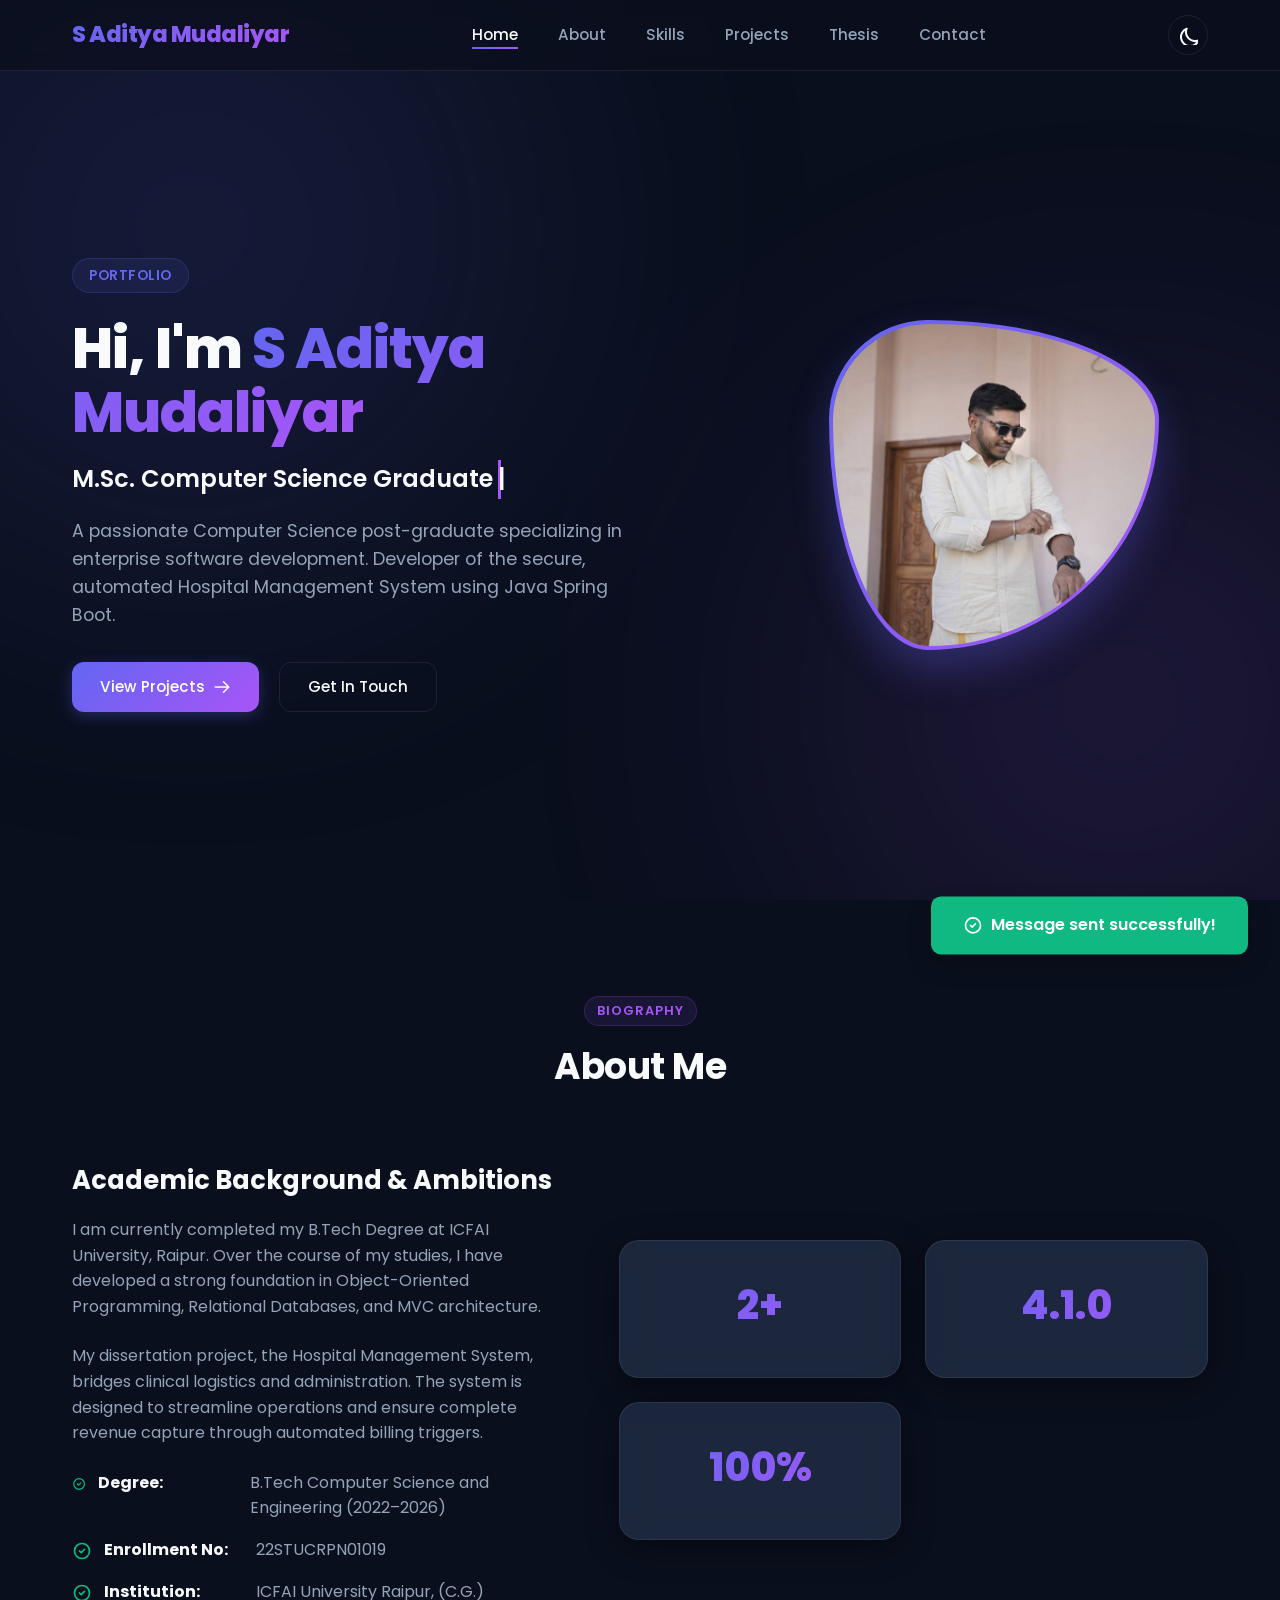
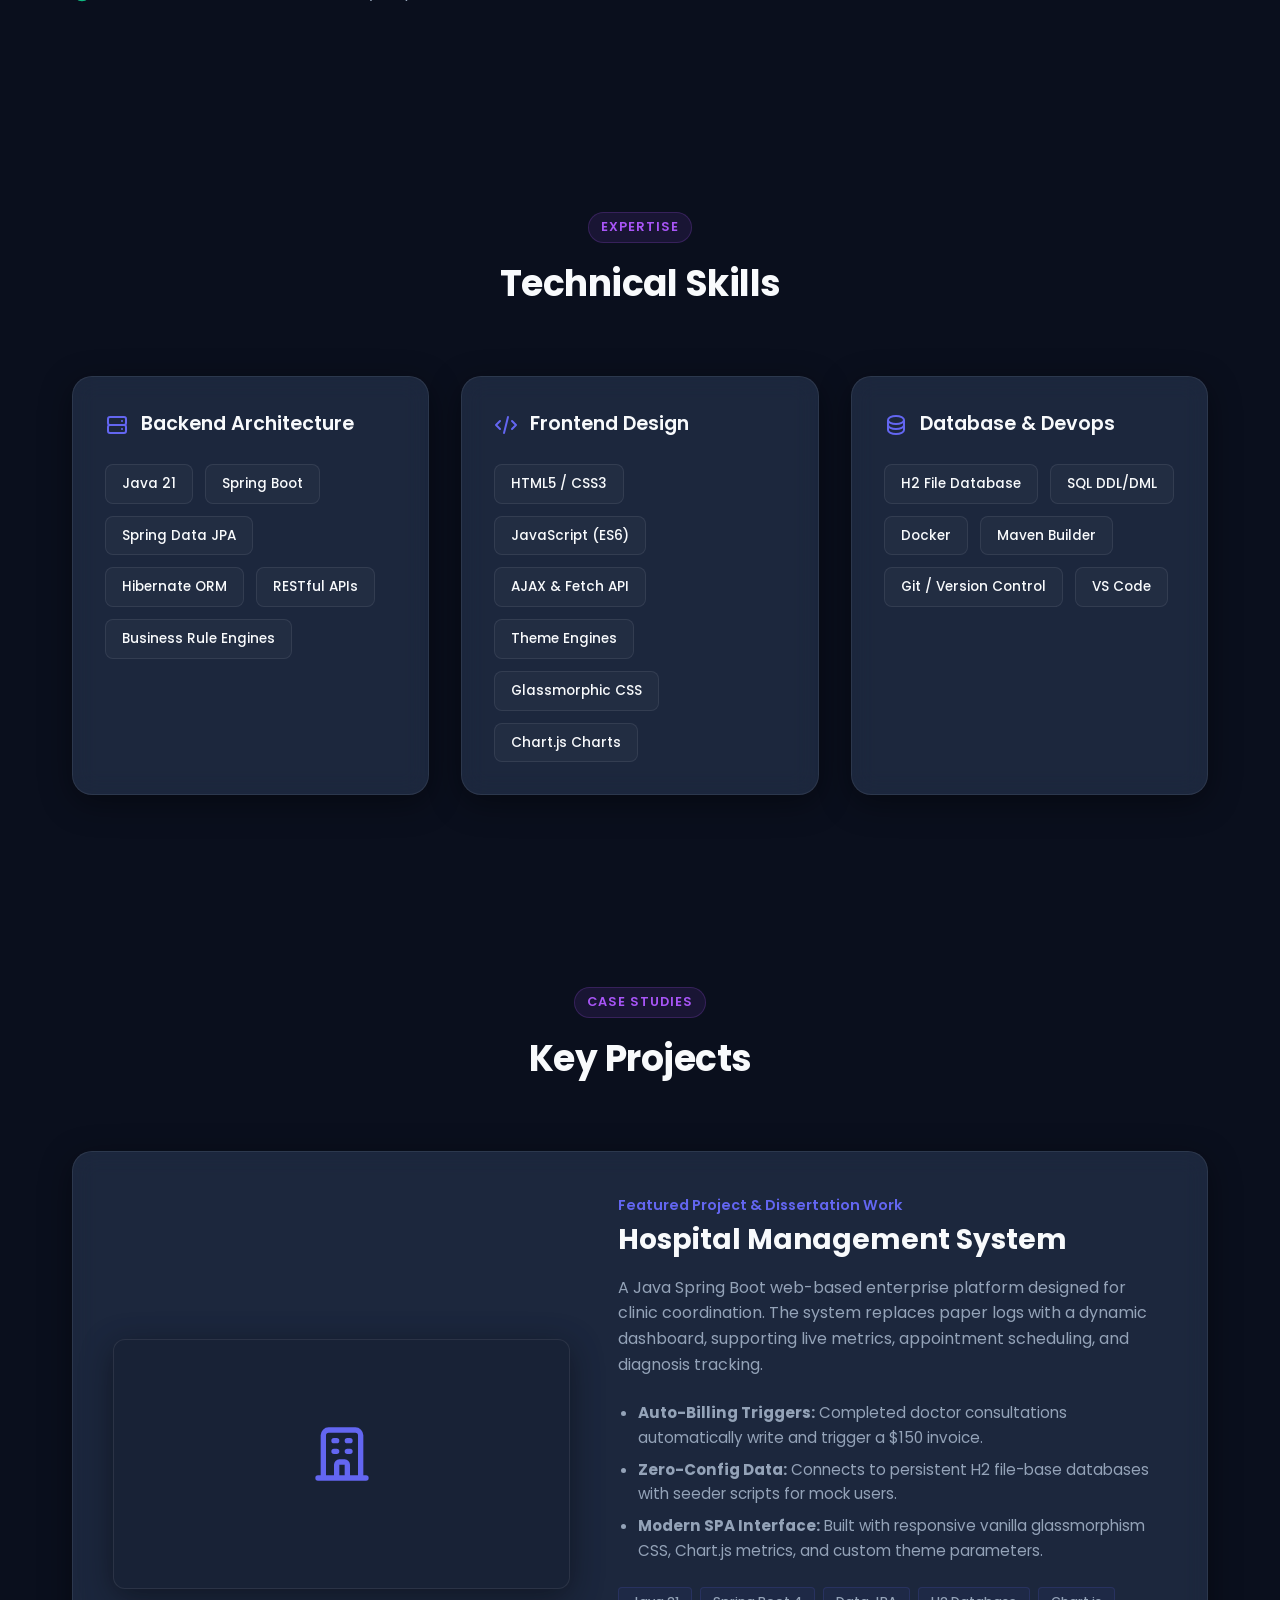
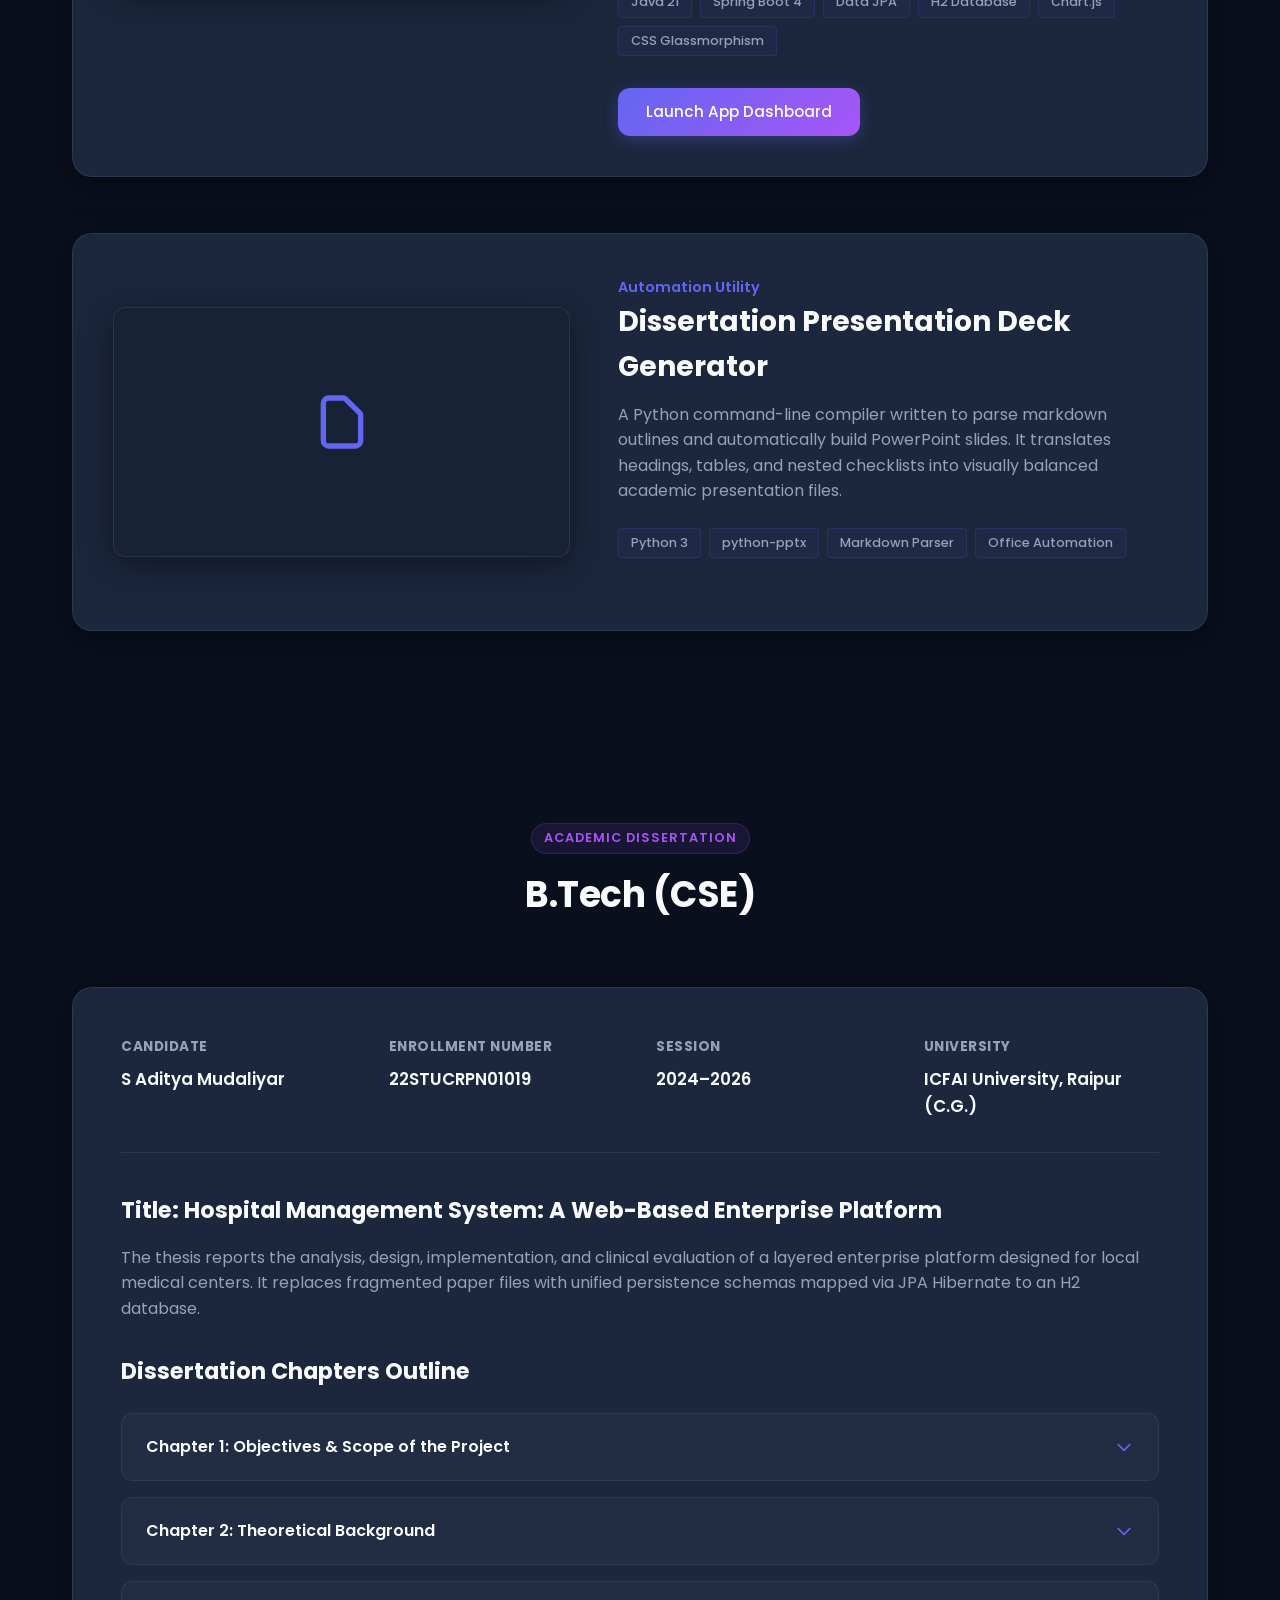
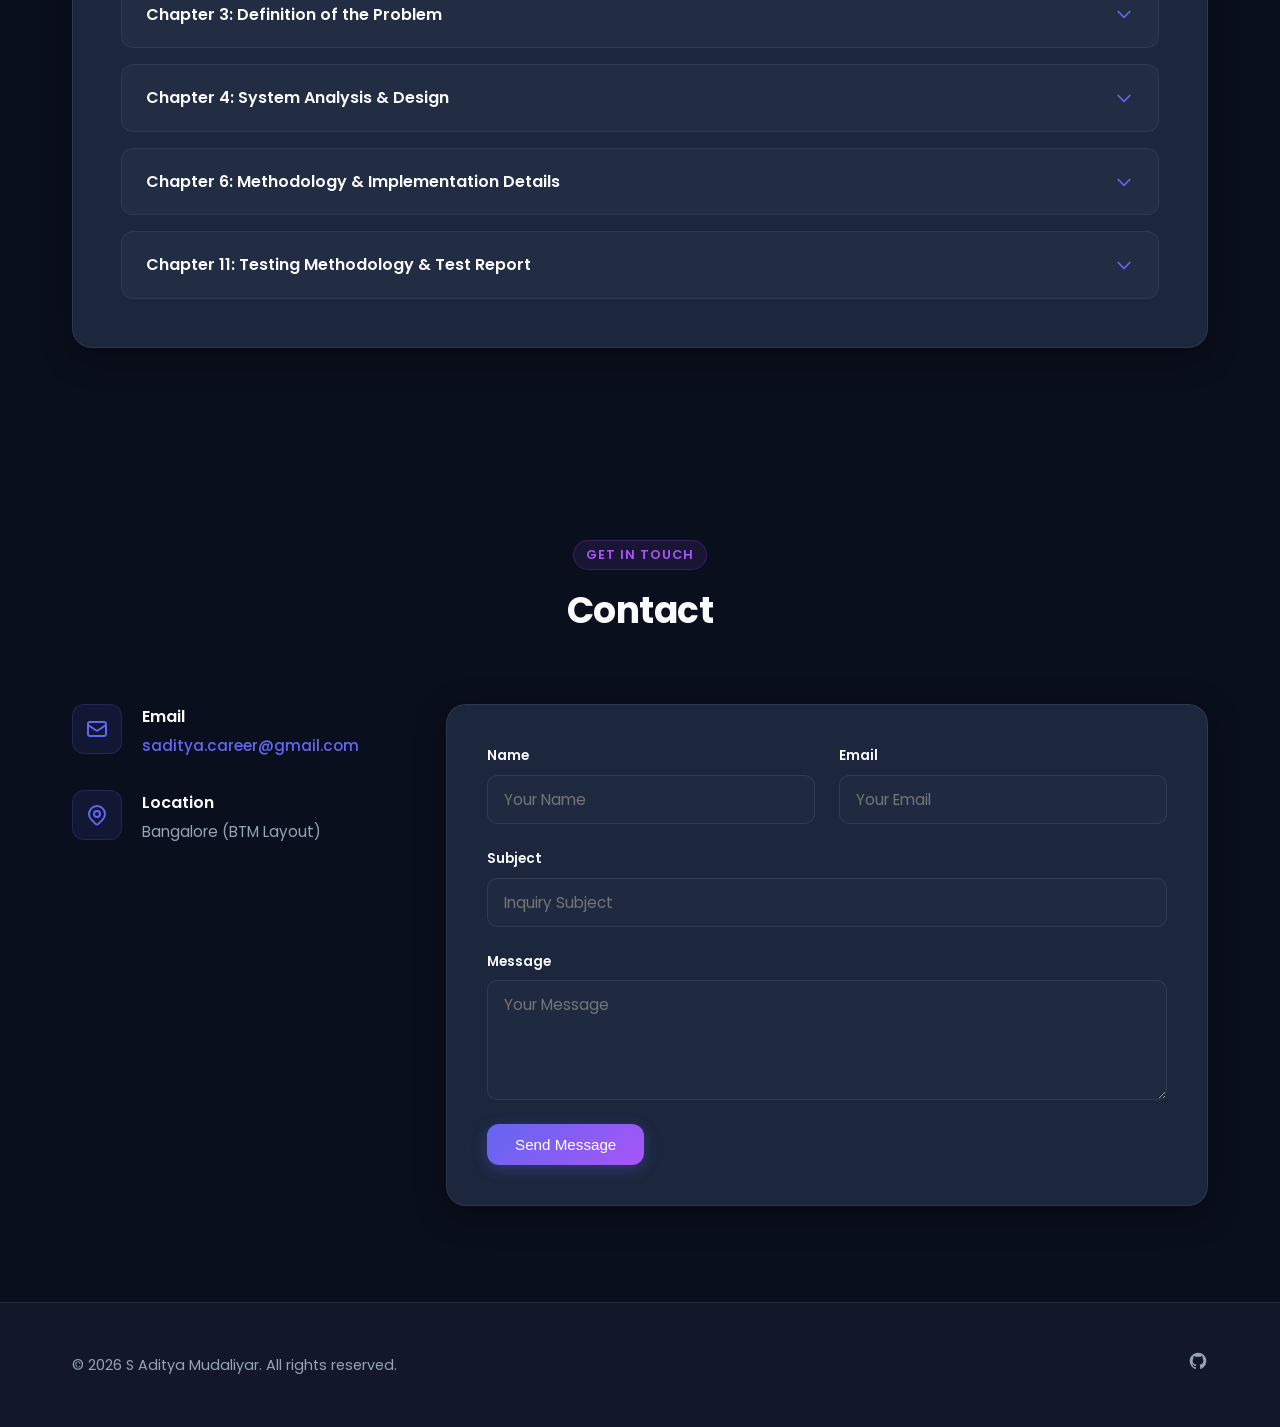
<file: docs/Profile/index.html>
<!DOCTYPE html>
<html lang="en" data-theme="dark">

<head>
  <meta charset="UTF-8">
  <meta name="viewport" content="width=device-width, initial-scale=1.0">
  <title>S Aditya Mudaliyar| Portfolio & Thesis Dissertation</title>
  <meta name="description"
    content="Personal Portfolio of S Aditya, M.Sc. Computer Science Graduate from ICFAI University, Raipur. Full Stack Java Developer and author of Hospital Management System.">
  <link rel="stylesheet" href="styles.css">
</head>

<body>

  <!-- Background Glow Blobs -->
  <div class="ambient-bg" aria-hidden="true">
    <div class="ambient-blob blob-1"></div>
    <div class="ambient-blob blob-2"></div>
  </div>

  <!-- Navigation Bar -->
  <header>
    <div class="container navbar">
      <a href="#home" class="nav-logo" id="logo-link">S Aditya Mudaliyar</a>
      <ul class="nav-links">
        <li><a href="#home" class="active">Home</a></li>
        <li><a href="#about">About</a></li>
        <li><a href="#skills">Skills</a></li>
        <li><a href="#projects">Projects</a></li>
        <li><a href="#thesis">Thesis</a></li>
        <li><a href="#contact">Contact</a></li>
      </ul>
      <button class="theme-toggle-btn" id="theme-toggle" aria-label="Toggle light/dark theme">
        <svg width="20" height="20" fill="none" xmlns="http://www.w3.org/2000/svg">
          <!-- Default Moon shape will be overwritten by JS -->
          <path d="M20.354 15.354A9 9 0 018.646 3.646 9.003 9.003 0 0012 21a9.003 9.003 0 008.354-5.646z"
            stroke="currentColor" stroke-width="2" stroke-linecap="round" stroke-linejoin="round" />
        </svg>
      </button>
    </div>
  </header>

  <!-- Hero Section -->
  <section id="home" class="container hero-wrapper">
    <div class="hero-content">
      <span class="hero-subtitle-tag">PORTFOLIO</span>
      <h1 class="hero-title">Hi, I'm <span>S Aditya Mudaliyar</span></h1>

      <div class="typing-container">
        <span class="typing-text"></span><span class="cursor" aria-hidden="true">|</span>
      </div>

      <p class="hero-desc">
        A passionate Computer Science post-graduate specializing in enterprise software development. Developer of the
        secure, automated Hospital Management System using Java Spring Boot.
      </p>

      <div class="hero-btns">
        <a href="#projects" class="btn btn-primary" id="btn-view-projects">
          View Projects
          <svg width="18" height="18" fill="none" stroke="currentColor" viewBox="0 0 24 24"
            xmlns="http://www.w3.org/2000/svg">
            <path stroke-linecap="round" stroke-linejoin="round" stroke-width="2" d="M14 5l7 7m0 0l-7 7m7-7H3"></path>
          </svg>
        </a>
        <a href="#contact" class="btn btn-secondary" id="btn-contact-me">Get In Touch</a>
      </div>
    </div>

    <div class="hero-avatar">
      <div class="avatar-frame">
        <img src="avatar.jpg" alt="S Aditya Mudaliyar professional profile photo">
      </div>
    </div>
  </section>

  <!-- About Section -->
  <section id="about" class="scroll-reveal">
    <div class="container">
      <div class="section-header">
        <span class="section-tag">Biography</span>
        <h2 class="section-title">About Me</h2>
      </div>

      <div class="about-grid">
        <div class="about-text">
          <h3>Academic Background & Ambitions</h3>
          <p>
            I am currently completed my B.Tech Degree at ICFAI University, Raipur. Over the course of my studies, I have
            developed a strong foundation in Object-Oriented Programming, Relational Databases, and MVC architecture.
          </p>
          <p>
            My dissertation project, the Hospital Management System, bridges clinical logistics and administration. The
            system is designed to streamline operations and ensure complete revenue capture through automated billing
            triggers.
          </p>

          <ul class="about-details">
            <li>
              <svg class="check-icon" width="20" height="20" fill="none" stroke="currentColor" viewBox="0 0 24 24"
                xmlns="http://www.w3.org/2000/svg">
                <path stroke-linecap="round" stroke-linejoin="round" stroke-width="2"
                  d="M9 12l2 2 4-4m6 2a9 9 0 11-18 0 9 9 0 0118 0z"></path>
              </svg>
              <strong>Degree:</strong> <span>B.Tech Computer Science and Engineering (2022–2026)</span>
            </li>
            <li>
              <svg class="check-icon" width="20" height="20" fill="none" stroke="currentColor" viewBox="0 0 24 24"
                xmlns="http://www.w3.org/2000/svg">
                <path stroke-linecap="round" stroke-linejoin="round" stroke-width="2"
                  d="M9 12l2 2 4-4m6 2a9 9 0 11-18 0 9 9 0 0118 0z"></path>
              </svg>
              <strong>Enrollment No:</strong> <span>22STUCRPN01019</span>
            </li>
            <li>
              <svg class="check-icon" width="20" height="20" fill="none" stroke="currentColor" viewBox="0 0 24 24"
                xmlns="http://www.w3.org/2000/svg">
                <path stroke-linecap="round" stroke-linejoin="round" stroke-width="2"
                  d="M9 12l2 2 4-4m6 2a9 9 0 11-18 0 9 9 0 0118 0z"></path>
              </svg>
              <strong>Institution:</strong> <span>ICFAI University Raipur, (C.G.)</span>
            </li>
          </ul>
        </div>

        <div class="about-stats">
          <div class="glass-card stat-card">
            <div class="stat-num">2+</div>
          </div>
          <div class="glass-card stat-card">
            <div class="stat-num">4.1.0</div>
          </div>
          <div class="glass-card stat-card">
            <div class="stat-num">100%</div>
          </div>
        </div>
      </div>
    </div>
  </section>

  <!-- Skills Section -->
  <section id="skills" class="scroll-reveal">
    <div class="container">
      <div class="section-header">
        <span class="section-tag">Expertise</span>
        <h2 class="section-title">Technical Skills</h2>
      </div>

      <div class="skills-grid">
        <!-- Backend development -->
        <div class="glass-card skill-category">
          <h3>
            <svg width="24" height="24" fill="none" stroke="currentColor" viewBox="0 0 24 24"
              xmlns="http://www.w3.org/2000/svg">
              <path stroke-linecap="round" stroke-linejoin="round" stroke-width="2"
                d="M5 12h14M5 12a2 2 0 01-2-2V6a2 2 0 012-2h14a2 2 0 012 2v4a2 2 0 01-2 2M5 12a2 2 0 00-2 2v4a2 2 0 002 2h14a2 2 0 002-2v-4a2 2 0 00-2-2m-2-4h.01M17 16h.01">
              </path>
            </svg>
            Backend Architecture
          </h3>
          <div class="skill-chips">
            <span class="skill-chip">Java 21</span>
            <span class="skill-chip">Spring Boot</span>
            <span class="skill-chip">Spring Data JPA</span>
            <span class="skill-chip">Hibernate ORM</span>
            <span class="skill-chip">RESTful APIs</span>
            <span class="skill-chip">Business Rule Engines</span>
          </div>
        </div>

        <!-- Frontend development -->
        <div class="glass-card skill-category">
          <h3>
            <svg width="24" height="24" fill="none" stroke="currentColor" viewBox="0 0 24 24"
              xmlns="http://www.w3.org/2000/svg">
              <path stroke-linecap="round" stroke-linejoin="round" stroke-width="2"
                d="M10 20l4-16m4 4l4 4-4 4M6 16l-4-4 4-4"></path>
            </svg>
            Frontend Design
          </h3>
          <div class="skill-chips">
            <span class="skill-chip">HTML5 / CSS3</span>
            <span class="skill-chip">JavaScript (ES6)</span>
            <span class="skill-chip">AJAX & Fetch API</span>
            <span class="skill-chip">Theme Engines</span>
            <span class="skill-chip">Glassmorphic CSS</span>
            <span class="skill-chip">Chart.js Charts</span>
          </div>
        </div>

        <!-- Databases & Environments -->
        <div class="glass-card skill-category">
          <h3>
            <svg width="24" height="24" fill="none" stroke="currentColor" viewBox="0 0 24 24"
              xmlns="http://www.w3.org/2000/svg">
              <path stroke-linecap="round" stroke-linejoin="round" stroke-width="2"
                d="M4 7v10c0 2.21 3.58 4 8 4s8-1.79 8-4V7M4 7c0 2.21 3.58 4 8 4s8-1.79 8-4M4 7c0-2.21 3.58-4 8-4s8 1.79 8 4m0 5c0 2.21-3.58 4-8 4s-8-1.79-8-4">
              </path>
            </svg>
            Database & Devops
          </h3>
          <div class="skill-chips">
            <span class="skill-chip">H2 File Database</span>
            <span class="skill-chip">SQL DDL/DML</span>
            <span class="skill-chip">Docker</span>
            <span class="skill-chip">Maven Builder</span>
            <span class="skill-chip">Git / Version Control</span>
            <span class="skill-chip">VS Code</span>
          </div>
        </div>
      </div>
    </div>
  </section>

  <!-- Projects Section -->
  <section id="projects" class="scroll-reveal">
    <div class="container">
      <div class="section-header">
        <span class="section-tag">Case Studies</span>
        <h2 class="section-title">Key Projects</h2>
      </div>

      <div class="projects-list">
        <!-- Main Project -->
        <div class="glass-card project-card">
          <div class="project-media">
            <div class="project-icon-wrapper">
              <svg width="64" height="64" fill="none" stroke="currentColor" viewBox="0 0 24 24"
                xmlns="http://www.w3.org/2000/svg">
                <path stroke-linecap="round" stroke-linejoin="round" stroke-width="2"
                  d="M19 21V5a2 2 0 00-2-2H7a2 2 0 00-2 2v16m14 0h2m-2 0h-5m-9 0H3m2 0h5M9 7h1m-1 4h1m4-4h1m-1 4h1m-5 10v-5a1 1 0 011-1h2a1 1 0 011 1v5m-4 0h4">
                </path>
              </svg>
            </div>
          </div>
          <div class="project-info">
            <span class="subtitle">Featured Project & Dissertation Work</span>
            <h3>Hospital Management System</h3>
            <p>
              A Java Spring Boot web-based enterprise platform designed for clinic coordination. The system replaces
              paper logs with a dynamic dashboard, supporting live metrics, appointment scheduling, and diagnosis
              tracking.
            </p>
            <ul class="project-features">
              <li><strong>Auto-Billing Triggers:</strong> Completed doctor consultations automatically write and trigger
                a $150 invoice.</li>
              <li><strong>Zero-Config Data:</strong> Connects to persistent H2 file-base databases with seeder scripts
                for mock users.</li>
              <li><strong>Modern SPA Interface:</strong> Built with responsive vanilla glassmorphism CSS, Chart.js
                metrics, and custom theme parameters.</li>
            </ul>
            <div class="project-tags">
              <span class="project-tag">Java 21</span>
              <span class="project-tag">Spring Boot 4</span>
              <span class="project-tag">Data JPA</span>
              <span class="project-tag">H2 Database</span>
              <span class="project-tag">Chart.js</span>
              <span class="project-tag">CSS Glassmorphism</span>
            </div>
            <div class="project-links">
              <a href="../index.html" class="btn btn-primary" id="btn-demo-hms">Launch App Dashboard</a>
            </div>
          </div>
        </div>

        <!-- Secondary Python Project -->
        <div class="glass-card project-card">
          <div class="project-media">
            <div class="project-icon-wrapper">
              <svg width="64" height="64" fill="none" stroke="currentColor" viewBox="0 0 24 24"
                xmlns="http://www.w3.org/2000/svg">
                <path stroke-linecap="round" stroke-linejoin="round" stroke-width="2"
                  d="M7 21h10a2 2 0 002-2V9.414a1 1 0 00-.293-.707l-5.414-5.414A1 1 0 0012.586 3H7a2 2 0 00-2 2v14a2 2 0 002 2z">
                </path>
              </svg>
            </div>
          </div>
          <div class="project-info">
            <span class="subtitle">Automation Utility</span>
            <h3>Dissertation Presentation Deck Generator</h3>
            <p>
              A Python command-line compiler written to parse markdown outlines and automatically build PowerPoint
              slides. It translates headings, tables, and nested checklists into visually balanced academic presentation
              files.
            </p>
            <div class="project-tags">
              <span class="project-tag">Python 3</span>
              <span class="project-tag">python-pptx</span>
              <span class="project-tag">Markdown Parser</span>
              <span class="project-tag">Office Automation</span>
            </div>
          </div>
        </div>
      </div>
    </div>
  </section>

  <!-- Thesis Section -->
  <section id="thesis" class="scroll-reveal">
    <div class="container">
      <div class="section-header">
        <span class="section-tag">Academic Dissertation</span>
        <h2 class="section-title">B.Tech (CSE)</h2>
      </div>

      <div class="glass-card thesis-card">
        <div class="thesis-meta-grid">
          <div class="thesis-meta-item">
            <h4>Candidate</h4>
            <p>S Aditya Mudaliyar</p>
          </div>
          <div class="thesis-meta-item">
            <h4>Enrollment Number</h4>
            <p>22STUCRPN01019</p>
          </div>
          <div class="thesis-meta-item">
            <h4>Session</h4>
            <p>2024–2026</p>
          </div>
          <div class="thesis-meta-item">
            <h4>University</h4>
            <p>ICFAI University, Raipur (C.G.)</p>
          </div>
        </div>

        <div class="thesis-body">
          <h3>Title: Hospital Management System: A Web-Based Enterprise Platform</h3>
          <p>
            The thesis reports the analysis, design, implementation, and clinical evaluation of a layered enterprise
            platform designed for local medical centers. It replaces fragmented paper files with unified persistence
            schemas mapped via JPA Hibernate to an H2 database.
          </p>

          <h3 style="margin-top: 2rem; margin-bottom: 1.5rem;">Dissertation Chapters Outline</h3>

          <div class="accordion-wrapper">
            <!-- Chapter 1 -->
            <div class="accordion-item">
              <div class="accordion-header" id="accordion-ch1">
                <span>Chapter 1: Objectives & Scope of the Project</span>
                <svg width="20" height="20" fill="none" stroke="currentColor" viewBox="0 0 24 24"
                  xmlns="http://www.w3.org/2000/svg">
                  <path stroke-linecap="round" stroke-linejoin="round" stroke-width="2" d="M19 9l-7 7-7-7"></path>
                </svg>
              </div>
              <div class="accordion-content">
                <div class="accordion-content-inner">
                  Goal is to deliver integrated operations, automatic invoicing rules, persistent local H2 storage, and
                  a premium GUI. Scaled for localized multi-department clinics to decrease paper logs and clerical
                  overhead.
                </div>
              </div>
            </div>

            <!-- Chapter 2 -->
            <div class="accordion-item">
              <div class="accordion-header" id="accordion-ch2">
                <span>Chapter 2: Theoretical Background</span>
                <svg width="20" height="20" fill="none" stroke="currentColor" viewBox="0 0 24 24"
                  xmlns="http://www.w3.org/2000/svg">
                  <path stroke-linecap="round" stroke-linejoin="round" stroke-width="2" d="M19 9l-7 7-7-7"></path>
                </svg>
              </div>
              <div class="accordion-content">
                <div class="accordion-content-inner">
                  Review of structural web architectures (Controller-Service-Repository), Spring Boot DI, JPA Hibernate
                  ORM, and Single Page Application (SPA) clients fetching asynchronous REST payloads.
                </div>
              </div>
            </div>

            <!-- Chapter 3 -->
            <div class="accordion-item">
              <div class="accordion-header" id="accordion-ch3">
                <span>Chapter 3: Definition of the Problem</span>
                <svg width="20" height="20" fill="none" stroke="currentColor" viewBox="0 0 24 24"
                  xmlns="http://www.w3.org/2000/svg">
                  <path stroke-linecap="round" stroke-linejoin="round" stroke-width="2" d="M19 9l-7 7-7-7"></path>
                </svg>
              </div>
              <div class="accordion-content">
                <div class="accordion-content-inner">
                  Outlines clinic challenges in Raipur: paper register transcription delays, double-booking doctor
                  slots, revenue leaks from unbilled completed doctor consultations, and lack of real-time
                  administrative counters.
                </div>
              </div>
            </div>

            <!-- Chapter 4 -->
            <div class="accordion-item">
              <div class="accordion-header" id="accordion-ch4">
                <span>Chapter 4: System Analysis & Design</span>
                <svg width="20" height="20" fill="none" stroke="currentColor" viewBox="0 0 24 24"
                  xmlns="http://www.w3.org/2000/svg">
                  <path stroke-linecap="round" stroke-linejoin="round" stroke-width="2" d="M19 9l-7 7-7-7"></path>
                </svg>
              </div>
              <div class="accordion-content">
                <div class="accordion-content-inner">
                  Establishes 10 functional and 5 non-functional requirements. Outlines the entity database mappings
                  (Doctor, Patient, Appointment, Billing relationships) and Data Flow Diagrams (Level 0 and Level 1).
                </div>
              </div>
            </div>

            <!-- Chapter 6 -->
            <div class="accordion-item">
              <div class="accordion-header" id="accordion-ch6">
                <span>Chapter 6: Methodology & Implementation Details</span>
                <svg width="20" height="20" fill="none" stroke="currentColor" viewBox="0 0 24 24"
                  xmlns="http://www.w3.org/2000/svg">
                  <path stroke-linecap="round" stroke-linejoin="round" stroke-width="2" d="M19 9l-7 7-7-7"></path>
                </svg>
              </div>
              <div class="accordion-content">
                <div class="accordion-content-inner">
                  Details the adoption of the Incremental Lifecycle Model. Discusses backend configurations, Maven XML
                  properties, and controller endpoints. Features the business rules connecting completed appointments
                  with H2 transactions.
                </div>
              </div>
            </div>

            <!-- Chapter 11 -->
            <div class="accordion-item">
              <div class="accordion-header" id="accordion-ch11">
                <span>Chapter 11: Testing Methodology & Test Report</span>
                <svg width="20" height="20" fill="none" stroke="currentColor" viewBox="0 0 24 24"
                  xmlns="http://www.w3.org/2000/svg">
                  <path stroke-linecap="round" stroke-linejoin="round" stroke-width="2" d="M19 9l-7 7-7-7"></path>
                </svg>
              </div>
              <div class="accordion-content">
                <div class="accordion-content-inner">
                  Logs JUnit test executions checking Spring Boot contexts and database seeder validations. Documents
                  manual verification for light/dark CSS transitions, REST request parameters, and average API load
                  times under 50ms.
                </div>
              </div>
            </div>

          </div>
        </div>
      </div>
    </div>
  </section>

  <!-- Contact Section -->
  <section id="contact" class="scroll-reveal">
    <div class="container">
      <div class="section-header">
        <span class="section-tag">Get in Touch</span>
        <h2 class="section-title">Contact</h2>
      </div>

      <div class="contact-grid">
        <div class="contact-info">
          <div class="contact-method">
            <div class="contact-icon">
              <svg width="24" height="24" fill="none" stroke="currentColor" viewBox="0 0 24 24"
                xmlns="http://www.w3.org/2000/svg">
                <path stroke-linecap="round" stroke-linejoin="round" stroke-width="2"
                  d="M3 8l7.89 5.26a2 2 0 002.22 0L21 8M5 19h14a2 2 0 002-2V7a2 2 0 00-2-2H5a2 2 0 00-2 2v10a2 2 0 002 2z">
                </path>
              </svg>
            </div>
            <div class="contact-text">
              <h4>Email</h4>
              <p><a href="mailto:saditya.career@gmail.com" id="email-link">saditya.career@gmail.com</a></p>
            </div>
          </div>

          <div class="contact-method">
            <div class="contact-icon">
              <svg width="24" height="24" fill="none" stroke="currentColor" viewBox="0 0 24 24"
                xmlns="http://www.w3.org/2000/svg">
                <path stroke-linecap="round" stroke-linejoin="round" stroke-width="2"
                  d="M17.657 16.657L13.414 20.9a1.998 1.998 0 01-2.827 0l-4.244-4.243a8 8 0 1111.314 0z"></path>
                <path stroke-linecap="round" stroke-linejoin="round" stroke-width="2"
                  d="M15 11a3 3 0 11-6 0 3 3 0 016 0z"></path>
              </svg>
            </div>
            <div class="contact-text">
              <h4>Location</h4>
              <p>Bangalore (BTM Layout)</p>
            </div>
          </div>
        </div>

        <!-- Contact Form -->
        <div class="glass-card contact-form">
          <form id="contact-form">
            <div class="form-grid">
              <div class="form-group">
                <label for="name">Name</label>
                <input type="text" id="name" class="form-input" placeholder="Your Name" required>
              </div>
              <div class="form-group">
                <label for="email">Email</label>
                <input type="email" id="email" class="form-input" placeholder="Your Email" required>
              </div>
            </div>
            <div class="form-group full-width" style="margin-bottom: 1.5rem;">
              <label for="subject">Subject</label>
              <input type="text" id="subject" class="form-input" placeholder="Inquiry Subject" required>
            </div>
            <div class="form-group full-width" style="margin-bottom: 1.5rem;">
              <label for="message">Message</label>
              <textarea id="message" class="form-input" placeholder="Your Message" required></textarea>
            </div>
            <button type="submit" class="btn btn-primary" id="btn-submit-message">Send Message</button>
          </form>
        </div>
      </div>
    </div>
  </section>

  <!-- Success Toast -->
  <div class="toast" id="toast" role="alert">
    <svg width="20" height="20" fill="none" stroke="currentColor" viewBox="0 0 24 24"
      xmlns="http://www.w3.org/2000/svg">
      <path stroke-linecap="round" stroke-linejoin="round" stroke-width="2"
        d="M9 12l2 2 4-4m6 2a9 9 0 11-18 0 9 9 0 0118 0z"></path>
    </svg>
    Message sent successfully!
  </div>

  <!-- Footer -->
  <footer>
    <div class="container footer-wrapper">
      <p class="footer-copyright">
        &copy; 2026 S Aditya Mudaliyar. All rights reserved.
      </p>
      <div class="footer-socials">
        <a href="https://github.com/sadityamudaliyar" target="_blank" aria-label="GitHub Profile">
          <svg width="20" height="20" fill="currentColor" viewBox="0 0 24 24" xmlns="http://www.w3.org/2000/svg">
            <path fill-rule="evenodd" clip-rule="evenodd"
              d="M12 2C6.477 2 2 6.477 2 12c0 4.42 2.87 8.17 6.84 9.5.5.08.66-.23.66-.5v-1.69c-2.77.6-3.36-1.34-3.36-1.34-.46-1.16-1.11-1.47-1.11-1.47-.91-.62.07-.6.07-.6 1 .07 1.53 1.03 1.53 1.03.87 1.52 2.34 1.07 2.91.83.09-.65.35-1.09.63-1.34-2.22-.25-4.55-1.11-4.55-4.92 0-1.11.38-2 1.03-2.71-.1-.25-.45-1.29.1-2.64 0 0 .84-.27 2.75 1.02.79-.22 1.65-.33 2.5-.33.85 0 1.71.11 2.5.33 1.91-1.29 2.75-1.02 2.75-1.02.55 1.35.2 2.39.1 2.64.65.71 1.03 1.6 1.03 2.71 0 3.82-2.34 4.66-4.57 4.91.36.31.69.92.69 1.85V21c0 .27.16.59.67.5C19.14 20.16 22 16.42 22 12A10 10 0 0012 2z" />
          </svg>
        </a>
      </div>
    </div>
  </footer>

  <script src="app.js"></script>
</body>

</html>
</file>
<file: docs/Profile/styles.css>
@import url('https://fonts.googleapis.com/css2?family=Poppins:wght@300;400;500;600;700;800&display=swap');

:root {
  /* Dark Theme variables */
  --bg-primary: #0a0f1d;
  --bg-secondary: #121829;
  --bg-card: rgba(56, 76, 110, 0.4);
  --border-color: rgba(255, 255, 255, 0.08);
  --text-primary: #f8fafc;
  --text-secondary: #94a3b8;
  --accent-primary: #6366f1;
  /* Indigo */
  --accent-secondary: #a855f7;
  /* Purple */
  --accent-gradient: linear-gradient(135deg, var(--accent-primary), var(--accent-secondary));
  --accent-glow: rgba(99, 102, 241, 0.3);
  --success: #10b981;
  --font-family: 'Poppins', sans-serif;
  --glass-shadow: 0 8px 32px 0 rgba(0, 0, 0, 0.4);
  --backdrop-blur: blur(12px);
  --transition-speed: 0.3s;
}

[data-theme="light"] {
  /* Light Theme variables */
  --bg-primary: #f8fafc;
  --bg-secondary: #f1f5f9;
  --bg-card: rgba(255, 255, 255, 0.7);
  --border-color: rgba(15, 23, 42, 0.08);
  --text-primary: #0f172a;
  --text-secondary: #475569;
  --accent-primary: #4f46e5;
  --accent-secondary: #9333ea;
  --accent-gradient: linear-gradient(135deg, var(--accent-primary), var(--accent-secondary));
  --accent-glow: rgba(79, 70, 229, 0.15);
  --success: #059669;
  --glass-shadow: 0 8px 32px 0 rgba(31, 38, 135, 0.06);
}

* {
  box-sizing: border-box;
  margin: 0;
  padding: 0;
}

html {
  scroll-behavior: smooth;
}

body {
  font-family: var(--font-family);
  background-color: var(--bg-primary);
  color: var(--text-primary);
  line-height: 1.6;
  overflow-x: hidden;
  transition: background-color var(--transition-speed) ease, color var(--transition-speed) ease;
}

/* Background Gradients */
.ambient-bg {
  position: fixed;
  top: 0;
  left: 0;
  width: 100%;
  height: 100%;
  z-index: -2;
  overflow: hidden;
  pointer-events: none;
}

.ambient-blob {
  position: absolute;
  border-radius: 50%;
  filter: blur(150px);
  opacity: 0.15;
  transition: opacity var(--transition-speed) ease;
}

[data-theme="light"] .ambient-blob {
  opacity: 0.07;
}

.blob-1 {
  top: -10%;
  left: -10%;
  width: 50vw;
  height: 50vw;
  background: var(--accent-primary);
  animation: float-blob 20s infinite alternate;
}

.blob-2 {
  bottom: -10%;
  right: -10%;
  width: 45vw;
  height: 45vw;
  background: var(--accent-secondary);
  animation: float-blob 25s infinite alternate-reverse;
}

@keyframes float-blob {
  0% {
    transform: translate(0, 0) scale(1);
  }

  100% {
    transform: translate(5%, 10%) scale(1.1);
  }
}

/* Common Layout Elements */
.container {
  width: 100%;
  max-width: 1200px;
  margin: 0 auto;
  padding: 0 2rem;
}

section {
  padding: 6rem 0;
  position: relative;
}

/* Glass Card Style */
.glass-card {
  background: var(--bg-card);
  backdrop-filter: var(--backdrop-blur);
  -webkit-backdrop-filter: var(--backdrop-blur);
  border: 1px solid var(--border-color);
  border-radius: 20px;
  box-shadow: var(--glass-shadow);
  transition: transform var(--transition-speed) ease, border var(--transition-speed) ease, box-shadow var(--transition-speed) ease;
}

.glass-card:hover {
  border-color: rgba(99, 102, 241, 0.25);
  box-shadow: 0 12px 40px 0 var(--accent-glow);
}

/* Buttons */
.btn {
  display: inline-flex;
  align-items: center;
  justify-content: center;
  padding: 0.75rem 1.75rem;
  border-radius: 12px;
  font-weight: 500;
  font-size: 0.95rem;
  cursor: pointer;
  transition: all var(--transition-speed) ease;
  text-decoration: none;
  border: none;
  gap: 0.5rem;
}

.btn-primary {
  background: var(--accent-gradient);
  color: #ffffff;
  box-shadow: 0 4px 15px 0 var(--accent-glow);
}

.btn-primary:hover {
  transform: translateY(-2px);
  box-shadow: 0 8px 25px 0 var(--accent-glow);
}

.btn-secondary {
  background: transparent;
  color: var(--text-primary);
  border: 1.5px solid var(--border-color);
}

.btn-secondary:hover {
  background: rgba(255, 255, 255, 0.04);
  border-color: var(--accent-primary);
  transform: translateY(-2px);
}

[data-theme="light"] .btn-secondary:hover {
  background: rgba(0, 0, 0, 0.02);
}

/* Header & Navbar */
header {
  position: fixed;
  top: 0;
  left: 0;
  width: 100%;
  z-index: 100;
  background: rgba(10, 15, 29, 0.7);
  backdrop-filter: blur(10px);
  -webkit-backdrop-filter: blur(10px);
  border-bottom: 1px solid var(--border-color);
  transition: background var(--transition-speed) ease;
}

[data-theme="light"] header {
  background: rgba(248, 250, 252, 0.8);
}

.navbar {
  display: flex;
  justify-content: space-between;
  align-items: center;
  height: 70px;
}

.nav-logo {
  font-weight: 800;
  font-size: 1.4rem;
  text-decoration: none;
  background: var(--accent-gradient);
  -webkit-background-clip: text;
  -webkit-text-fill-color: transparent;
  letter-spacing: -0.5px;
}

.nav-links {
  display: flex;
  list-style: none;
  gap: 2.5rem;
  align-items: center;
}

.nav-links a {
  text-decoration: none;
  color: var(--text-secondary);
  font-weight: 500;
  font-size: 0.95rem;
  transition: color var(--transition-speed) ease;
  position: relative;
}

.nav-links a::after {
  content: '';
  position: absolute;
  width: 0;
  height: 2px;
  bottom: -4px;
  left: 0;
  background: var(--accent-gradient);
  transition: width var(--transition-speed) ease;
}

.nav-links a:hover::after,
.nav-links a.active::after {
  width: 100%;
}

.nav-links a:hover,
.nav-links a.active {
  color: var(--text-primary);
}

/* Theme Toggle Button */
.theme-toggle-btn {
  background: transparent;
  border: 1px solid var(--border-color);
  width: 40px;
  height: 40px;
  border-radius: 50%;
  display: flex;
  align-items: center;
  justify-content: center;
  cursor: pointer;
  color: var(--text-primary);
  transition: all var(--transition-speed) ease;
}

.theme-toggle-btn:hover {
  border-color: var(--accent-primary);
  color: var(--accent-primary);
  background: rgba(99, 102, 241, 0.05);
}

/* Hero Section */
.hero-wrapper {
  display: flex;
  align-items: center;
  justify-content: space-between;
  min-height: calc(100vh - 70px);
  margin-top: 70px;
  gap: 4rem;
}

.hero-content {
  flex: 1.2;
}

.hero-subtitle-tag {
  display: inline-block;
  padding: 0.35rem 1rem;
  background: rgba(99, 102, 241, 0.1);
  border: 1px solid rgba(99, 102, 241, 0.2);
  color: var(--accent-primary);
  font-weight: 600;
  font-size: 0.85rem;
  border-radius: 50px;
  margin-bottom: 1.5rem;
  letter-spacing: 0.5px;
}

.hero-title {
  font-size: 3.5rem;
  font-weight: 800;
  line-height: 1.15;
  margin-bottom: 1rem;
  letter-spacing: -1px;
}

.hero-title span {
  background: var(--accent-gradient);
  -webkit-background-clip: text;
  -webkit-text-fill-color: transparent;
}

.hero-desc {
  font-size: 1.1rem;
  color: var(--text-secondary);
  margin-bottom: 2rem;
  max-width: 550px;
}

.hero-btns {
  display: flex;
  gap: 1.25rem;
}

/* Typing Subtitle Animation */
.typing-container {
  font-size: 1.5rem;
  font-weight: 600;
  color: var(--text-primary);
  margin-bottom: 1.25rem;
  height: 2.2rem;
  display: flex;
  align-items: center;
}

.typing-text {
  color: var(--text-primary);
}

.cursor {
  display: inline-block;
  width: 3px;
  background-color: var(--accent-secondary);
  margin-left: 5px;
  animation: blink 0.8s infinite;
}

@keyframes blink {

  0%,
  100% {
    opacity: 1;
  }

  50% {
    opacity: 0;
  }
}

/* Avatar Frame */
.hero-avatar {
  flex: 0.8;
  display: flex;
  justify-content: center;
  align-items: center;
}

.avatar-frame {
  position: relative;
  width: 330px;
  height: 330px;
  border-radius: 30% 70% 70% 30% / 30% 30% 70% 70%;
  background: var(--accent-gradient);
  padding: 4px;
  box-shadow: 0 20px 40px 0 var(--accent-glow);
  animation: morph-blob 8s ease-in-out infinite alternate;
}

.avatar-frame img {
  width: 100%;
  height: 100%;
  object-fit: cover;
  border-radius: inherit;
}

@keyframes morph-blob {
  0% {
    border-radius: 30% 70% 70% 30% / 30% 30% 70% 70%;
  }

  50% {
    border-radius: 50% 50% 30% 70% / 50% 60% 40% 60%;
  }

  100% {
    border-radius: 60% 40% 60% 40% / 40% 50% 50% 60%;
  }
}

/* Section Header */
.section-header {
  text-align: center;
  margin-bottom: 4rem;
}

.section-tag {
  display: inline-block;
  padding: 0.25rem 0.75rem;
  background: rgba(168, 85, 247, 0.1);
  border: 1px solid rgba(168, 85, 247, 0.2);
  color: var(--accent-secondary);
  font-weight: 600;
  font-size: 0.8rem;
  border-radius: 50px;
  margin-bottom: 0.75rem;
  text-transform: uppercase;
  letter-spacing: 1px;
}

.section-title {
  font-size: 2.25rem;
  font-weight: 700;
  letter-spacing: -0.5px;
}

/* About Section */
.about-grid {
  display: grid;
  grid-template-columns: 1fr 1.2fr;
  gap: 3.5rem;
  align-items: center;
}

.about-text h3 {
  font-size: 1.6rem;
  margin-bottom: 1rem;
}

.about-text p {
  color: var(--text-secondary);
  margin-bottom: 1.5rem;
}

.about-details {
  list-style: none;
}

.about-details li {
  margin-bottom: 1rem;
  display: flex;
  align-items: flex-start;
  gap: 0.75rem;
}

.about-details li strong {
  min-width: 140px;
  color: var(--text-primary);
}

.about-details li span {
  color: var(--text-secondary);
}

.check-icon {
  color: var(--success);
  margin-top: 4px;
}

.about-stats {
  display: grid;
  grid-template-columns: repeat(2, 1fr);
  gap: 1.5rem;
}

.stat-card {
  padding: 2rem;
  text-align: center;
}

.stat-num {
  font-size: 2.5rem;
  font-weight: 800;
  background: var(--accent-gradient);
  -webkit-background-clip: text;
  -webkit-text-fill-color: transparent;
  margin-bottom: 0.5rem;
}

.stat-label {
  font-size: 0.9rem;
  color: var(--text-secondary);
  font-weight: 500;
}

/* Skills Section */
.skills-grid {
  display: grid;
  grid-template-columns: repeat(auto-fit, minmax(250px, 1fr));
  gap: 2rem;
}

.skill-category {
  padding: 2rem;
}

.skill-category h3 {
  font-size: 1.2rem;
  font-weight: 600;
  margin-bottom: 1.5rem;
  display: flex;
  align-items: center;
  gap: 0.75rem;
}

.skill-category h3 svg {
  color: var(--accent-primary);
}

.skill-chips {
  display: flex;
  flex-wrap: wrap;
  gap: 0.75rem;
}

.skill-chip {
  padding: 0.5rem 1rem;
  background: rgba(255, 255, 255, 0.03);
  border: 1px solid var(--border-color);
  border-radius: 8px;
  font-size: 0.85rem;
  font-weight: 500;
  transition: all 0.2s ease;
  display: flex;
  align-items: center;
  gap: 0.5rem;
}

[data-theme="light"] .skill-chip {
  background: rgba(0, 0, 0, 0.02);
}

.skill-chip:hover {
  transform: translateY(-2px);
  border-color: var(--accent-primary);
  background: rgba(99, 102, 241, 0.05);
  box-shadow: 0 4px 12px rgba(99, 102, 241, 0.1);
}

/* Projects Section */
.projects-list {
  display: flex;
  flex-direction: column;
  gap: 3.5rem;
}

.project-card {
  display: grid;
  grid-template-columns: 1fr 1.2fr;
  gap: 3rem;
  padding: 2.5rem;
  align-items: center;
}

.project-media {
  border-radius: 12px;
  overflow: hidden;
  border: 1px solid var(--border-color);
  box-shadow: var(--glass-shadow);
  display: flex;
  justify-content: center;
  align-items: center;
  background: rgba(0, 0, 0, 0.1);
  min-height: 250px;
}

.project-icon-wrapper {
  padding: 3rem;
  font-size: 4rem;
  color: var(--accent-primary);
  animation: pulse-icon 3s infinite ease-in-out;
}

@keyframes pulse-icon {

  0%,
  100% {
    transform: scale(1);
    opacity: 0.8;
  }

  50% {
    transform: scale(1.05);
    opacity: 1;
  }
}

.project-info h3 {
  font-size: 1.75rem;
  font-weight: 700;
  margin-bottom: 0.75rem;
}

.project-info .subtitle {
  color: var(--accent-primary);
  font-weight: 600;
  font-size: 0.9rem;
  margin-bottom: 1.25rem;
}

.project-info p {
  color: var(--text-secondary);
  margin-bottom: 1.5rem;
}

.project-features {
  margin-bottom: 1.5rem;
  padding-left: 1.25rem;
  color: var(--text-secondary);
  font-size: 0.95rem;
}

.project-features li {
  margin-bottom: 0.5rem;
}

.project-tags {
  display: flex;
  flex-wrap: wrap;
  gap: 0.5rem;
  margin-bottom: 2rem;
}

.project-tag {
  padding: 0.25rem 0.75rem;
  background: rgba(99, 102, 241, 0.05);
  border: 1px solid rgba(99, 102, 241, 0.15);
  color: var(--text-secondary);
  font-size: 0.8rem;
  font-weight: 500;
  border-radius: 4px;
}

.project-links {
  display: flex;
  gap: 1rem;
}

/* Thesis section */
.thesis-card {
  padding: 3rem;
}

.thesis-meta-grid {
  display: grid;
  grid-template-columns: repeat(auto-fit, minmax(200px, 1fr));
  gap: 2rem;
  margin-bottom: 2.5rem;
  border-bottom: 1px solid var(--border-color);
  padding-bottom: 2rem;
}

.thesis-meta-item h4 {
  font-size: 0.85rem;
  color: var(--text-secondary);
  text-transform: uppercase;
  letter-spacing: 0.5px;
  margin-bottom: 0.5rem;
}

.thesis-meta-item p {
  font-size: 1.05rem;
  font-weight: 600;
  color: var(--text-primary);
}

.thesis-body h3 {
  font-size: 1.4rem;
  margin-bottom: 1rem;
}

.thesis-body p {
  color: var(--text-secondary);
  margin-bottom: 2rem;
}

/* Dissertation Chapters Accordion */
.accordion-wrapper {
  display: flex;
  flex-direction: column;
  gap: 1rem;
}

.accordion-item {
  border: 1px solid var(--border-color);
  border-radius: 12px;
  overflow: hidden;
  background: rgba(255, 255, 255, 0.01);
  transition: all var(--transition-speed) ease;
}

.accordion-header {
  padding: 1.25rem 1.5rem;
  display: flex;
  justify-content: space-between;
  align-items: center;
  cursor: pointer;
  user-select: none;
  font-weight: 600;
  background: rgba(255, 255, 255, 0.02);
  transition: background var(--transition-speed) ease;
}

.accordion-header:hover {
  background: rgba(99, 102, 241, 0.03);
}

.accordion-header svg {
  transition: transform var(--transition-speed) ease;
  color: var(--accent-primary);
}

.accordion-item.active {
  border-color: rgba(99, 102, 241, 0.2);
  box-shadow: 0 4px 20px 0 rgba(0, 0, 0, 0.15);
}

.accordion-item.active .accordion-header svg {
  transform: rotate(180deg);
}

.accordion-content {
  max-height: 0;
  overflow: hidden;
  transition: max-height 0.4s cubic-bezier(0, 1, 0, 1);
}

.accordion-content-inner {
  padding: 1.5rem;
  color: var(--text-secondary);
  font-size: 0.95rem;
  border-top: 1px solid var(--border-color);
  background: rgba(0, 0, 0, 0.05);
}

.accordion-content-inner ul {
  padding-left: 1.25rem;
  margin-top: 0.75rem;
}

.accordion-content-inner li {
  margin-bottom: 0.5rem;
}

/* Contact Section */
.contact-grid {
  display: grid;
  grid-template-columns: 1fr 1.5fr;
  gap: 3.5rem;
}

.contact-info {
  display: flex;
  flex-direction: column;
  gap: 2rem;
}

.contact-method {
  display: flex;
  gap: 1.25rem;
  align-items: flex-start;
}

.contact-icon {
  width: 50px;
  height: 50px;
  border-radius: 12px;
  background: rgba(99, 102, 241, 0.1);
  border: 1px solid rgba(99, 102, 241, 0.2);
  display: flex;
  align-items: center;
  justify-content: center;
  color: var(--accent-primary);
  flex-shrink: 0;
}

.contact-text h4 {
  font-size: 1rem;
  font-weight: 600;
  margin-bottom: 0.25rem;
}

.contact-text p {
  color: var(--text-secondary);
  font-size: 0.95rem;
}

.contact-text a {
  color: var(--accent-primary);
  text-decoration: none;
  font-weight: 500;
}

.contact-form {
  padding: 2.5rem;
}

.form-grid {
  display: grid;
  grid-template-columns: repeat(2, 1fr);
  gap: 1.5rem;
  margin-bottom: 1.5rem;
}

.form-group {
  display: flex;
  flex-direction: column;
  gap: 0.5rem;
}

.form-group.full-width {
  grid-column: span 2;
}

.form-group label {
  font-size: 0.85rem;
  font-weight: 600;
  color: var(--text-primary);
}

.form-input {
  padding: 0.75rem 1rem;
  background: rgba(255, 255, 255, 0.02);
  border: 1px solid var(--border-color);
  border-radius: 10px;
  color: var(--text-primary);
  font-family: inherit;
  font-size: 0.95rem;
  transition: all var(--transition-speed) ease;
}

[data-theme="light"] .form-input {
  background: rgba(0, 0, 0, 0.01);
}

.form-input:focus {
  outline: none;
  border-color: var(--accent-primary);
  box-shadow: 0 0 0 3px var(--accent-glow);
  background: rgba(255, 255, 255, 0.05);
}

textarea.form-input {
  resize: vertical;
  min-height: 120px;
}

/* Toast Success Message */
.toast {
  position: fixed;
  bottom: 2rem;
  right: 2rem;
  background: var(--success);
  color: white;
  padding: 1rem 2rem;
  border-radius: 10px;
  box-shadow: 0 10px 25px rgba(0, 0, 0, 0.2);
  z-index: 1000;
  font-weight: 600;
  display: flex;
  align-items: center;
  gap: 0.5rem;
  transform: translateY(150%);
  transition: transform 0.4s cubic-bezier(0.175, 0.885, 0.32, 1.275);
}

.toast.show {
  transform: translateY(0);
}

/* Footer */
footer {
  padding: 3rem 0;
  border-top: 1px solid var(--border-color);
  background: var(--bg-secondary);
}

.footer-wrapper {
  display: flex;
  justify-content: space-between;
  align-items: center;
}

.footer-copyright {
  color: var(--text-secondary);
  font-size: 0.9rem;
}

.footer-socials {
  display: flex;
  gap: 1.5rem;
}

.footer-socials a {
  color: var(--text-secondary);
  transition: color var(--transition-speed) ease;
}

.footer-socials a:hover {
  color: var(--accent-primary);
}

/* Responsive Media Queries */
@media (max-width: 992px) {
  .hero-wrapper {
    flex-direction: column-reverse;
    text-align: center;
    gap: 2.5rem;
    padding: 3rem 0;
  }

  .hero-desc {
    margin: 0 auto 2rem;
  }

  .hero-btns {
    justify-content: center;
  }

  .typing-container {
    justify-content: center;
  }

  .about-grid {
    grid-template-columns: 1fr;
    gap: 3rem;
  }

  .project-card {
    grid-template-columns: 1fr;
    gap: 2rem;
  }

  .contact-grid {
    grid-template-columns: 1fr;
    gap: 3rem;
  }
}

@media (max-width: 768px) {
  .navbar {
    height: 60px;
  }

  .nav-links {
    display: none;
    /* Add responsive mobile nav trigger if needed, or keep simplified */
  }

  .hero-title {
    font-size: 2.75rem;
  }

  .form-grid {
    grid-template-columns: 1fr;
  }

  .form-group.full-width {
    grid-column: span 1;
  }

  .avatar-frame {
    width: 260px;
    height: 260px;
  }

  .footer-wrapper {
    flex-direction: column;
    gap: 1.5rem;
    text-align: center;
  }
}

/* Scroll Animations */
.scroll-reveal {
  opacity: 0;
  transform: translateY(30px);
  transition: opacity 0.8s ease, transform 0.8s ease;
}

.scroll-reveal.active {
  opacity: 1;
  transform: translateY(0);
}
</file>
